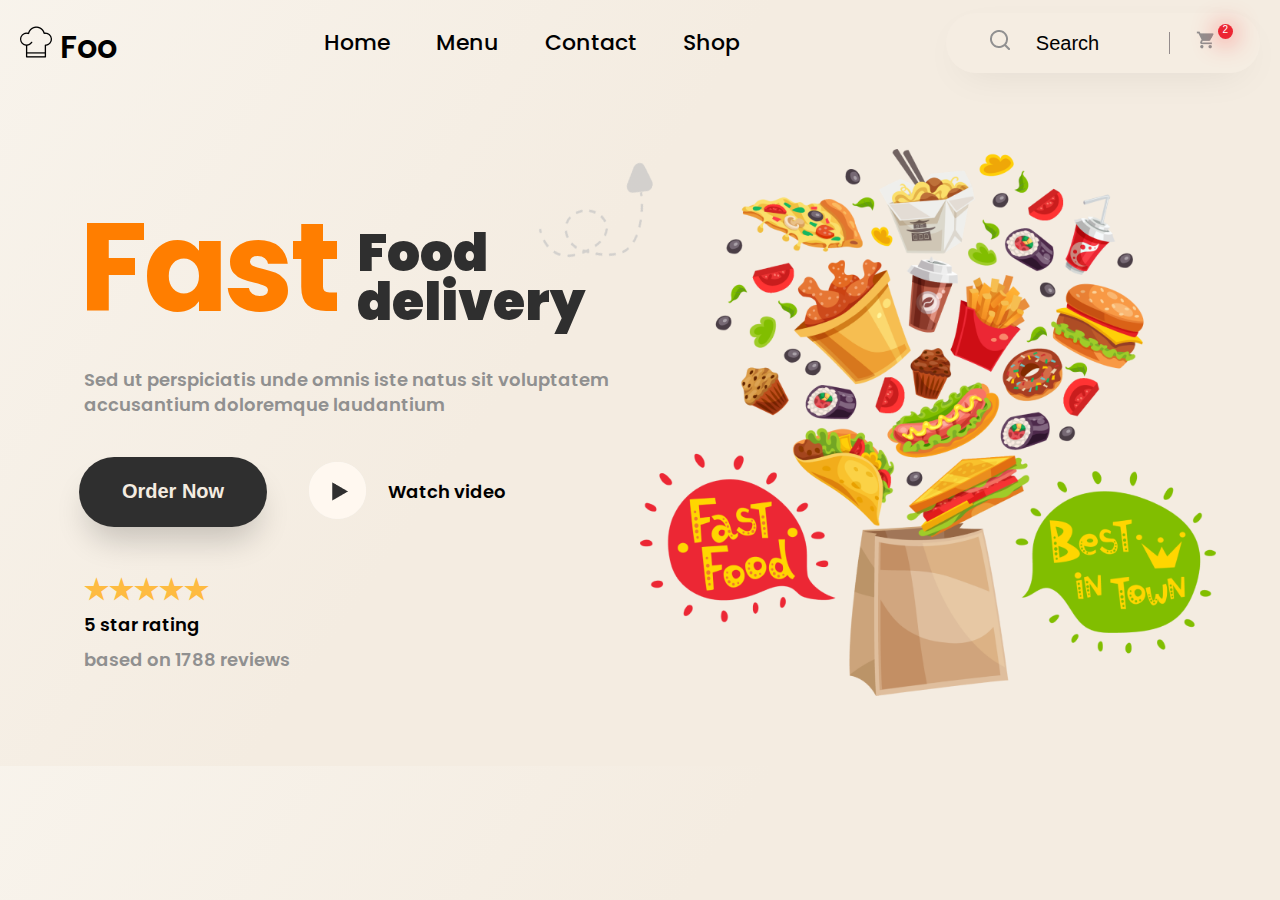
<file: Homework2/index.html>
<!DOCTYPE html>
<html lang="en">

<head>
    <meta charset="UTF-8">
    <meta name="viewport" content="width=device-width, initial-scale=1.0">
    <meta http-equiv="X-UA-Compatible" content="ie=edge">
    <title>For learning web site</title>
    <link href='https://fonts.googleapis.com/css?family=Poppins' rel='stylesheet'>
    <link rel="stylesheet" href="./styles.css">
    <link rel="icon" href="./images/chef-hat.png">
</head>

<body>
    <nav>
        <p class="logo">
            <img src="images/chef-hat.png" class="logo" />
            Foo
        </p>
        <ul class="nav-links">
            <li><a href="#">Home</a></li>
            <li><a href="#">Menu</a></li>
            <li><a href="#">Contact</a></li>
            <li><a href="#">Shop</a></li>
        </ul>
        <button class="search-btn">
            <img class="icon" src="images/search.png" width="20px">
            <span class="verticalLine">Search</span>
            <span style="position: relative;">
                <img class="icon" src="images/shopping-cart.png" width="20px">
                <p class="alert">2</p>
            </span>
        </button>
    </nav>
    <main>
        <section class="marketing flex-container">
            <div class="container">
                <div class="flex-small-container">
                    <div class="container">
                        <h2 class="very-big-text">Fast</h2>
                    </div>
                    <div class="container" style="align-self: bottom">
                        <h2 class="big-text" style="position: relative;">
                            <img class="samolet" src="./images/samolet.png">Food delivery
                        </h2>
                    </div>
                </div>
                <p class="comment" style="padding: 0 20px;">Sed ut perspiciatis unde omnis iste natus sit voluptatem
                    accusantium doloremque laudantium</p>
                <div class="flex-small-container" style="align-items: center;">
                    <button class="container black-btn">Order Now</button>
                    <img class="container play-btn" src="images/play.png" />
                    <p class="container">Watch video</p>
                </div>

                <div class="star-container">
                    <p class="stars">&#9733;&#9733;&#9733;&#9733;&#9733;</p>
                    <p>5 star rating</p>
                    <p class="comment">based on 1788 reviews</p>
                </div>
            </div>

            <div class="container">
                <img class="image" src="images/main.png">
            </div>
        </section>
    </main>
</body>

</html>
</file>
<file: Homework2/styles.css>
/* https://gist.github.com/NodiraIbrogimova/30ad4fb79eeb147635d17d8291d9aa6b */
html,
body,
div,
span,
applet,
object,
iframe,
h1,
h2,
h3,
h4,
h5,
h6,
p,
blockquote,
pre,
a,
abbr,
acronym,
address,
big,
cite,
code,
del,
dfn,
em,
img,
ins,
kbd,
q,
s,
samp,
small,
strike,
strong,
sub,
sup,
tt,
var,
b,
u,
i,
center,
dl,
dt,
dd,
ol,
ul,
li,
fieldset,
form,
label,
legend,
table,
caption,
tbody,
tfoot,
thead,
tr,
th,
td,
article,
aside,
canvas,
details,
embed,
figure,
figcaption,
footer,
header,
hgroup,
menu,
nav,
output,
ruby,
section,
summary,
time,
mark,
audio,
video {
    margin: 0;
    padding: 0;
    border: 0;
    font-size: 100%;
    font: inherit;
    vertical-align: baseline;
}

/* HTML5 display-role reset for older browsers */
article,
aside,
details,
figcaption,
figure,
footer,
header,
hgroup,
menu,
nav,
section {
    display: block;
}

body {
    line-height: 1;
}

ol,
ul {
    list-style: none;
}

blockquote,
q {
    quotes: none;
}

blockquote:before,
blockquote:after,
q:before,
q:after {
    content: '';
    content: none;
}

table {
    border-collapse: collapse;
    border-spacing: 0;
}



/* My changes */

body {
    font-family: 'Poppins';
    font-style: normal;
    font-weight: 600;
    font-size: 18px;
    line-height: 139.8%;

    background: linear-gradient(304.58deg, #F4ECE1 57.1%, #FCFBF7 145.5%);
    color: black;
}


nav {
    display: flex;
    justify-content: space-between;
    align-items: center;
    padding: 10px 20px;
}

.logo {
    font-size: 32px;
    animation: color-change 1s infinite;
}

@keyframes color-change {
    0% {
        color: red;
    }

    50% {
        color: blue;
    }

    100% {
        color: red;
    }
}

.nav-links {
    list-style: none;
    font-weight: 500;
    font-size: 22px;
    padding: 20px;
    margin: 0;
}

.nav-links li {
    display: inline-block;
    margin: 0 20px;
}


.nav-links a {
    color: black;
    text-decoration: none;
}

.nav-links a:hover {
    color: #2F2F2F;
    transition: color 0.3s ease;
}

.search-btn {
    font-size: 20px;
    width: 314px;
    height: 60px;
    background: rgba(255, 249, 240, 0.1);
    box-shadow: 0px 12px 40px -16px rgba(0, 0, 0, 0.1);
    border-radius: 30px;
    border: 0;
}

.search-btn:hover {
    background: rgba(255, 249, 240, 0.3);
    color: black;
    transition: color 1s ease;
}

.verticalLine {
    border-right: 1px solid #948C8C;
    padding-right: 70px;
}

.search-btn img {
    margin: 0 20px;
}

.alert {
    width: 15px;
    height: 15px;
    background: #EC2633;
    box-shadow: 0px 2px 23px 1px rgba(255, 51, 52, 0.72);
    font-size: 10px;
    border-radius: 360px;
    color: white;

    position: absolute;
    bottom: 66%;
    left: 70%;
}

.marketing {
    padding: 5%;
    align-items: center;
}

.flex-container {
    display: flex;
}

.flex-container>.container {
    flex: 1;
}

.flex-small-container {
    display: flex;
    align-items: flex-end;
    padding: 30px 5px;
}

.flex-small-container>.container {
    padding: 10px;
}

.very-big-text {
    font-weight: 700;
    font-size: 125px;
    line-height: 94.8%;
    letter-spacing: -0.035em;
    color: #FF7E00;
}

.big-text {
    font-weight: 700;
    font-size: 52px;
    font-weight: 900;
    line-height: 94.8%;
    color: #2F2F2F;
}

.samolet {
    position: absolute;
    width: 139.99px;
    height: 176.03px;
    bottom: 34%;
    left: 66%;
    transform: rotate(17.84deg);
}


.black-btn {
    margin: 10px 30px 10px 10px;
    background: #2F2F2F;
    box-shadow: 0px 20px 32px -8px rgba(0, 0, 0, 0.2);
    border-radius: 84px;
    border: 0;
    width: 188px;
    height: 70px;
    color: #F4ECE1;
    font-size: 20px;
    font-weight: 600;
    line-height: 94.8%;
}

.black-btn:hover {
    background: #FF7E00;
    color: black;
    transition: color 0.3s ease;
}

.play-btn:hover {
    filter: saturate(15);
    transition: filter 0.3s ease;
}


.image {
    width: 100%;
    height: auto;
}

.star-container {
    margin: 10px 20px;
}

.star-container .stars {
    color: #FEBB41;
    font-size: 28px;
}

.star-container .rating {
    font-size: 18px;
}

.star-container>* {
    display: block;
    margin: 10px 0;
}

.comment {
    color: #909090;
}


@media (max-width: 1000px) {
    .nav-links {
        font-size: 16px;
    }
    nav {
        flex-direction: column;
    }
    .flex-container {
        flex-direction: column;
    }
}

@media (max-width: 800px) {
    body {
        font-size: 16px;
    }

    .very-big-text {
        font-size: 70px;
    }

    .big-text {
        font-size: 36px;
    }

    .samolet {
        width: 100.0px;
        height: 125.0px;
        bottom: 30%;
        left: 52%;
    }

}
</file>
